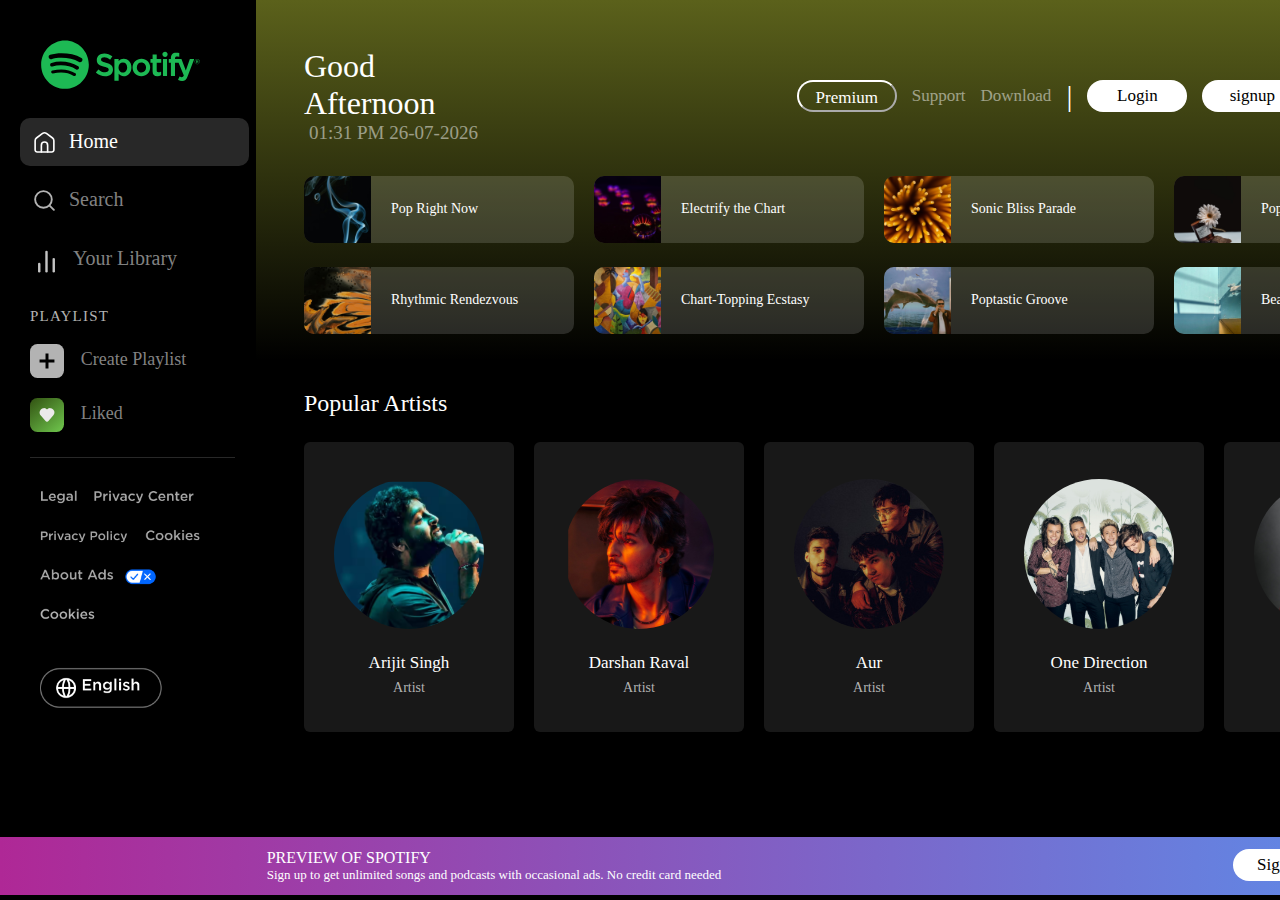
<file: index0.html>
<!DOCTYPE html>
<html lang="en">
<head>
    <meta charset="UTF-8">
    <meta name="viewport" content="width=device-width, initial-scale=1.0">
    <link rel="stylesheet" href="style0.css">
    <title>Spotify clone ~ Priyam Aggarwal</title>
    <link rel="icon" type="image/png" href="images/logo.png">
</head>
<body>
    <div class="main">
        <div class="left border">
        <div class="home">
            <div class="logo"><img src="./images/logo.svg" alt=""></div>
            <ul>
                <li id="homebtn" onclick="homeClick()"><img src="./images/home.svg" alt="home"><p>Home</p></li>
                <li id="searchbtn" onclick="searchClick()"><img src="./images/search.svg" alt="search"><p>Search</p></li>
                <li><img src="./images/bar.svg" alt="search"><p>Your Library</p></li>
            </ul>
            <p class="font-style-1">playlist</p>
            <div class="playlist">
                <img src="images/create playlist.svg" alt="create logo">
                <p>Create Playlist</p>
            </div>
            <div class="playlist">
                <img src="images/liked.svg" alt="liked logo">
                <p> Liked</p>
            </div>
            <div class="line"></div>
        </div>
        <img class="others" src="images/others.png" alt="others" class="src">
    </div>
    <div class="right border">
        <div id="background-gradient" class="background-gradient"></div>


<!--                                MAIN PAGE                         -->

        <div class="main2" id="div1">
        <div class="upper">
            <div class="left-side">
                <p id="greeting">Good Afternoon</p>
                <p id="time-date">12:15 PM 14-01-2024</p>
            </div>
            <div class="right-side">
                <a href="premium.html" target="_blank"><button class="premium" >Premium</button></a>
            <p>Support</p>
            <p>Download</p>
            <p style="color: white; font-size: 30px; font-weight: 300;"> | </p>
            <button onclick="window.location.href='login.html'" class="btnn">Login</button>
            <button onclick="window.location.href='signup.html'" class="btnn">signup</button>
            <!-- <img src="images/profile.jpeg" alt="profile"> -->
            </div>
        </div>

        <div class="container-1">
            <div class="card">
                <img src="./images/cardimages/1.png" alt="first">
                <p>Pop Right Now</p>
            </div>
            <div class="card">
                <img src="./images/cardimages/2.png" alt="first">
                <p>Electrify the Chart</p>
            </div>
            <div class="card">
                <img src="./images/cardimages/3.png" alt="first">
                <p>Sonic Bliss Parade</p>
            </div>
            <div class="card">
                <img src="./images/cardimages/4.png" alt="first">
                <p>Pop Fusion Frenzy</p>
            </div>
        </div>
        <div class="container-2">
            
            <div class="card">
                <img src="./images/cardimages/5.png" alt="first">
                <p>Rhythmic Rendezvous</p>
            </div>
            <div class="card">
                <img src="./images/cardimages/6.png" alt="first">
                <p>Chart-Topping Ecstasy</p>
            </div>
            <div class="card">
                <img src="./images/cardimages/7.png" alt="first">
                <p>Poptastic Groove</p>
            </div>
            <div class="card">
                <img src="./images/cardimages/8.png" alt="first">
                <p>Beats Extravaganza</p>
            </div>
        </div>
        <p class="artist">Popular Artists</p>
        <div class="container-3_outer">
        <div class="container-3">
            <div onclick="display_alert()" class="card2">
                <img src="images/card2images/1.svg" alt="">
                <h1>Arijit Singh</h1>
                <p>Artist</p>
                <div class="play-icon">
                    <div class="circle">
                        <div class="triangle"></div>
                    </div>
                </div>
            </div>
            <div class="card2" onclick="display_alert()">
                <img src="images/card2images/2.svg" alt="">
                <h1>Darshan Raval</h1>
                <p>Artist</p>
                <div class="play-icon">
                    <div class="circle">
                        <div class="triangle"></div>
                    </div>
                </div>
            </div>
            <div class="card2" onclick="display_alert()">
                <img src="images/card2images/3.svg" alt="">
                <h1>Aur</h1>
                <p>Artist</p>
                <div class="play-icon">
                    <div class="circle">
                        <div class="triangle"></div>
                    </div>
                </div>
            </div>
            <div class="card2" onclick="display_alert()">
                <img src="images/card2images/4.svg" alt="">
                <h1>One Direction</h1>
                <p>Artist</p>
                <div class="play-icon">
                    <div class="circle">
                        <div class="triangle"></div>
                    </div>
                </div>
            </div>
            <div class="card2" onclick="display_alert()">
                <img src="images/card2images/6.svg" alt="">
                <h1>Pritam</h1>
                <p>Artist</p>
                <div class="play-icon">
                    <div class="circle">
                        <div class="triangle"></div>
                    </div>
                </div>
            </div>
        </div>
        </div>  
    </div>


    <div class="searchdiv" id="searchdiv">
        <div class="searchbar">
            <div class="outer">
                <div>
                <img onclick="homeClick()" src="images-search/back.svg">
                <img src="images-search/forward.svg">
                </div>
            <div class="search">
                <img src="images-search/search-line.svg">
                <input type="text" placeholder="What do you want to listen to ?">
            </div>
        </div>
            <div class="right-side">
            <a href="premium.html" target="_blank"><button class="premium" >Premium</button></a>
                <p>Support</p>
                <p>Download</p>
                <p style="color: white; font-size: 30px; font-weight: 300;"> | </p>
                <button onclick="window.location.href='login.html'" class="btnn">Login</button>
                <button onclick="window.location.href='signup.html'" class="btnn">Signup</button>
            </div>      
        </div>       
    <p class="Browse">Browse All</p>
    <div class="scroll">
        <img src="images-search/img1.png">
        <img src="images-search/img2.png">
        <img src="images-search/img2.png">
        <img src="images-search/img3.png">
        <img src="images-search/img4.png">
        <img src="images-search/img5.png">
        <img src="images-search/img6.png">
        <img src="images-search/img7.png">
        <img src="images-search/img8.png">
        <img src="images-search/img9.png">
        <img src="images-search/img10.png">
        <img src="images-search/img11.png">
        <img src="images-search/img12.png">
        <img src="images-search/img13.png">
        <img src="images-search/img14.png">
        <img src="images-search/img15.png">
        <img src="images-search/img1.png">
        <img src="images-search/img2.png">
        <img src="images-search/img2.png">
        <img src="images-search/img3.png">
        <img src="images-search/img4.png">
        <img src="images-search/img5.png">
        <img src="images-search/img6.png">
        <img src="images-search/img7.png">
        <img src="images-search/img8.png">
        <img src="images-search/img9.png">
        <img src="images-search/img10.png">
        <img src="images-search/img11.png">
        <img src="images-search/img12.png">
        <img src="images-search/img13.png">
        <img src="images-search/img14.png">
        <img src="images-search/img15.png">
        <img src="images-search/img1.png">
        <img src="images-search/img2.png">
        <img src="images-search/img2.png">
        <img src="images-search/img3.png">
        <img src="images-search/img4.png">
        <img src="images-search/img5.png">
        <img src="images-search/img6.png">
        <img src="images-search/img7.png">
        <img src="images-search/img8.png">
        <img src="images-search/img9.png">
        <img src="images-search/img10.png">
        </div>
    </div>
</div>
<div class="bottom">
    <div class="texts">
        <p class="bottom-heading">PREVIEW OF SPOTIFY</p>
        <p class="bottom-para">Sign up to get unlimited songs and podcasts with occasional ads. No credit card needed</p>
    </div>

    <button onclick="window.location.href='signup.html'" class="btnn2">Sign up</button>
</div>
<div id="customAlert" class="custom-alert">
    <p id="customAlertMessage"></p>
    <button class="close-btn" onclick="hideCustomAlert()">Ok</button>
</div>
<div id="overlay"></div>
    
</body>
<script src="script0.js" ></script>
</html>
</file>
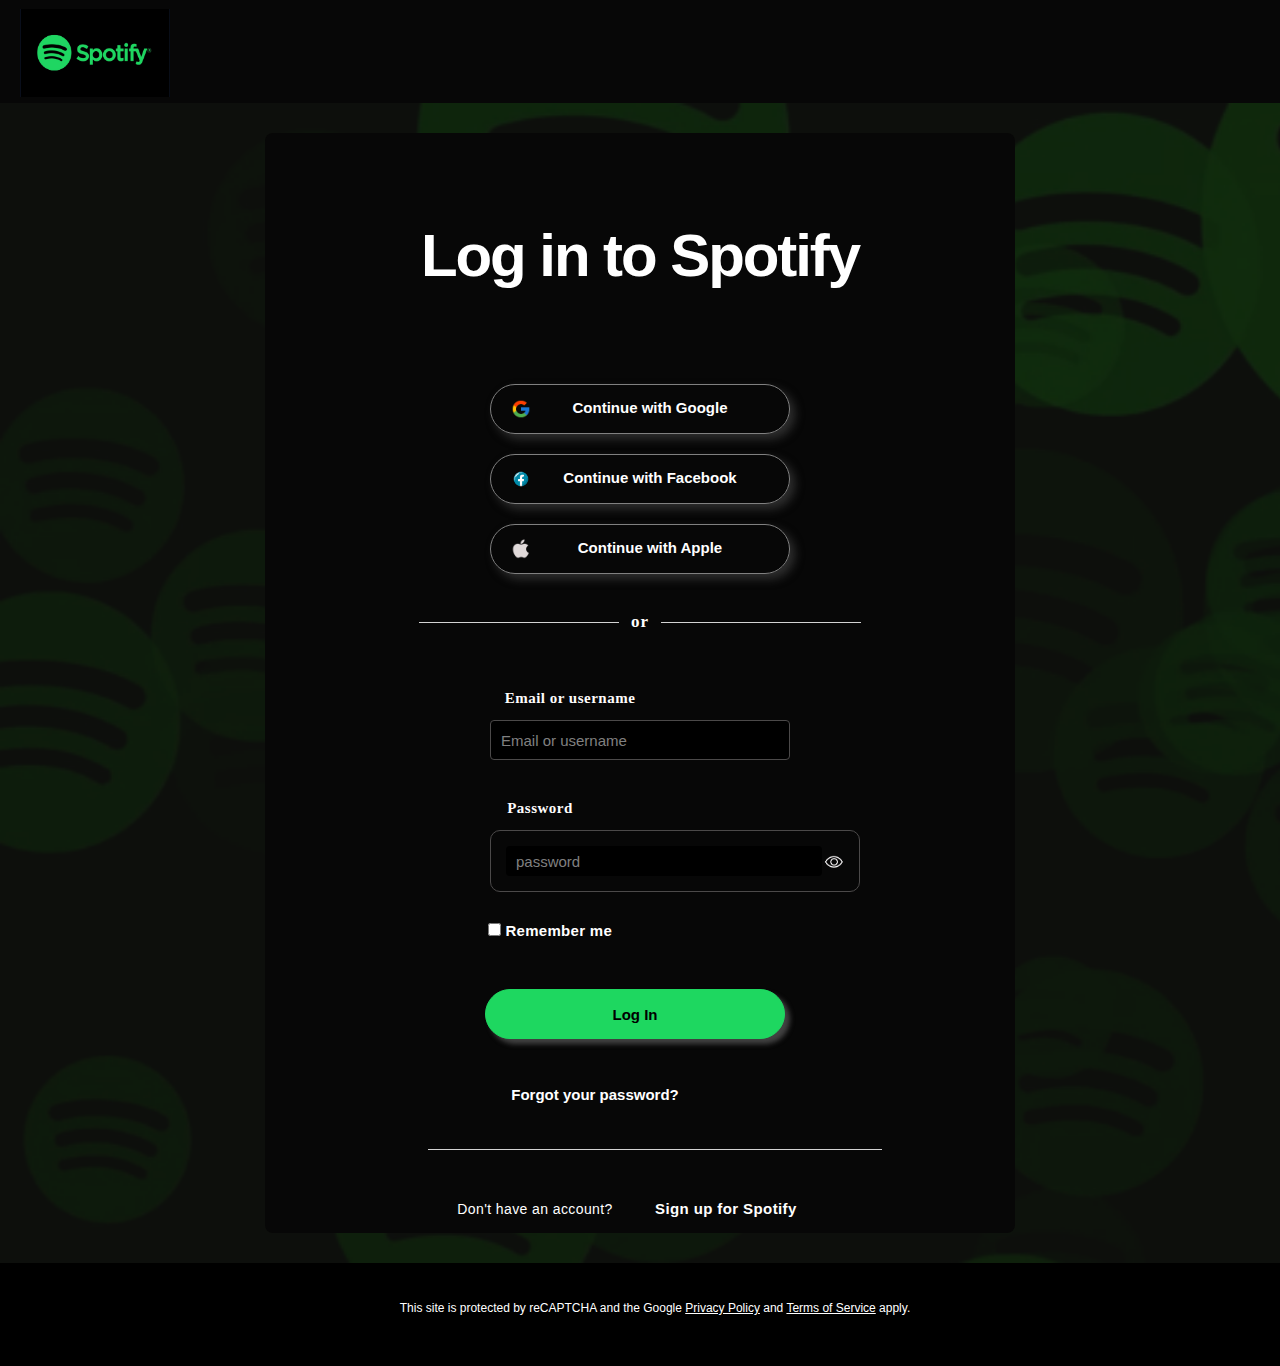
<file: login.html>
<!DOCTYPE html>
<html lang="en">
<head>
    <link rel="stylesheet" href="login.css">
    <title>Login-Spotify</title>
</head>
<body>
   <header>
    <div class="main">
            <img src="spotify-logo (1).jpg" alt="" id="imge">
    </div>
   </header>
    <section>
        <div id="cont">
            <br>
            <h1 class="text">Log in to Spotify</h1>
            <div class="buttons">
                <button class="google" id="g"><img src="google.png" alt=""><span>Continue with Google</span></button>
                <button class="facebook" id="f"><img src="facebook.png" alt=""><span>Continue with Facebook</span></button>
                <button class="apple" id="a"><img src="apple.png" alt=""><span>Continue with Apple</span></button>
            </div>
            <div class="or">
            <div class="line"></div>
                <p>or</p>
            <div class="line"></div>
            </div>
            <div class="form1">
            <div class="f1">
               <p class="em">Email or username</p>
                <br>
                <input type="text" 
                placeholder="Email or username" id="email">
            </div>
            
            <div class="f1">
                <p class="p1">Password</p>
                <br>
                <div class="pass">
                <input type="password"  id="password" placeholder="password" required>
                <img onclick='togglePasswordVisibility()' 
                id='toggle-icon' class='eye-icon' src="eyeshow.png">
            </div>
        </div>
            <div class="switch">
                <input type="checkbox" id="switch" >
                <label for="switch"> Remember me</label>
            </div>
            <button class="mainbtn" id="loginn">Log In</button>
            <button class="forgot">Forgot your password?</button>
            </div>
            <!-- <div class="hr"></div> -->
            <div class="or">
                <div class="lines"></div>
                   
                <!-- <div class="line"></div> -->
                </div>
            <div class="noaccount">
                <p class="noacc">Don't have an account?</p>
                <a href="signup.html" class="Sign">Sign up for Spotify</a>
            </div>
            <div id="customAlert" class="custom-alert">
                <p id="customAlertMessage"></p>
                <button class="close-btn" onclick="hideCustomAlert()">Ok</button>
            </div>
        </div>
        <div id="overlay"></div>
    </section>
    <footer>
        <div class="footer">
            <p>This site is protected by reCAPTCHA and the Google <u>Privacy Policy</u> and <u> Terms of Service</u> apply.</p>
        </div>

    </footer>
    <script>
        function togglePasswordVisibility() {
    const passwordInput = document.getElementById('password');
    const toggleIcon = document.getElementById('toggle-icon');
    if (passwordInput.type === 'password') {
        passwordInput.type = 'text';
        passwordInput.style.border = 'none';
        passwordInput.style.padding = '0';
        passwordInput.style.outline = 'none';
        toggleIcon.src = 'eyeshow.png';
    } else {
        passwordInput.type = 'password';
        passwordInput.style.border = 'none';
        passwordInput.style.padding = '0';
        passwordInput.style.outline = 'none';
        toggleIcon.src = 'eyehide.png';
    }}

    document.getElementById("loginn").addEventListener("click", function(event){
    event.preventDefault();
    var username = document.getElementById("email").value;
    var password = document.getElementById("password").value;
    var customAlert = document.getElementById("customAlert");
    var customAlertMessage = document.getElementById("customAlertMessage");
    var overlay = document.getElementById("overlay");
    var users = JSON.parse(localStorage.getItem("users")) || [];
    var user = users.find(function(user) {
        return user.username === username && user.password === password;
    });
    if (user) {
        // Redirect to index.html if login is successful
        window.location.href = "index.html";
    } else {
        // Display custom alert for incorrect username or password
        customAlertMessage.innerText = "Incorrect username or password";
        customAlert.style.display = "block";
        overlay.style.display = "block";
    }
});
function hideCustomAlert() {
    document.getElementById("overlay").style.display = "none";
    document.getElementById("customAlert").style.display = "none";
}

    </script>
</body>
</html>
</file>
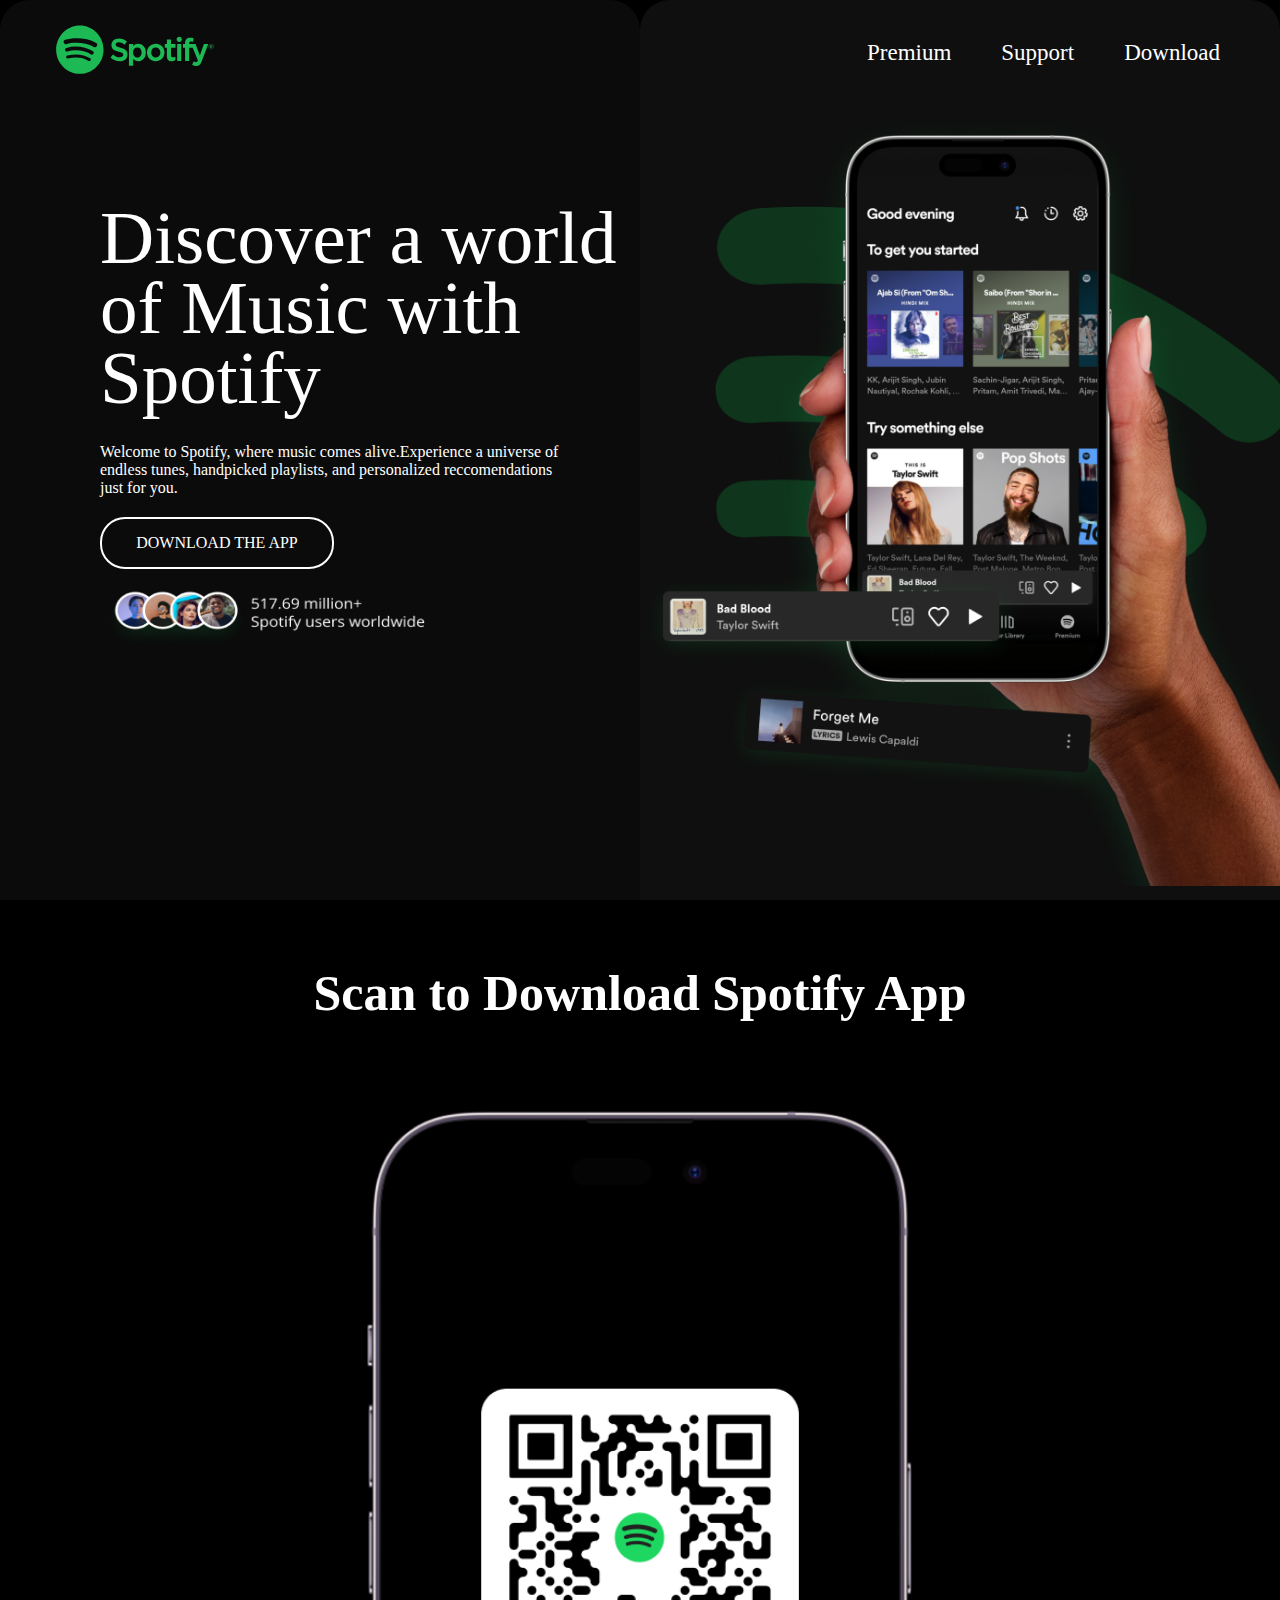
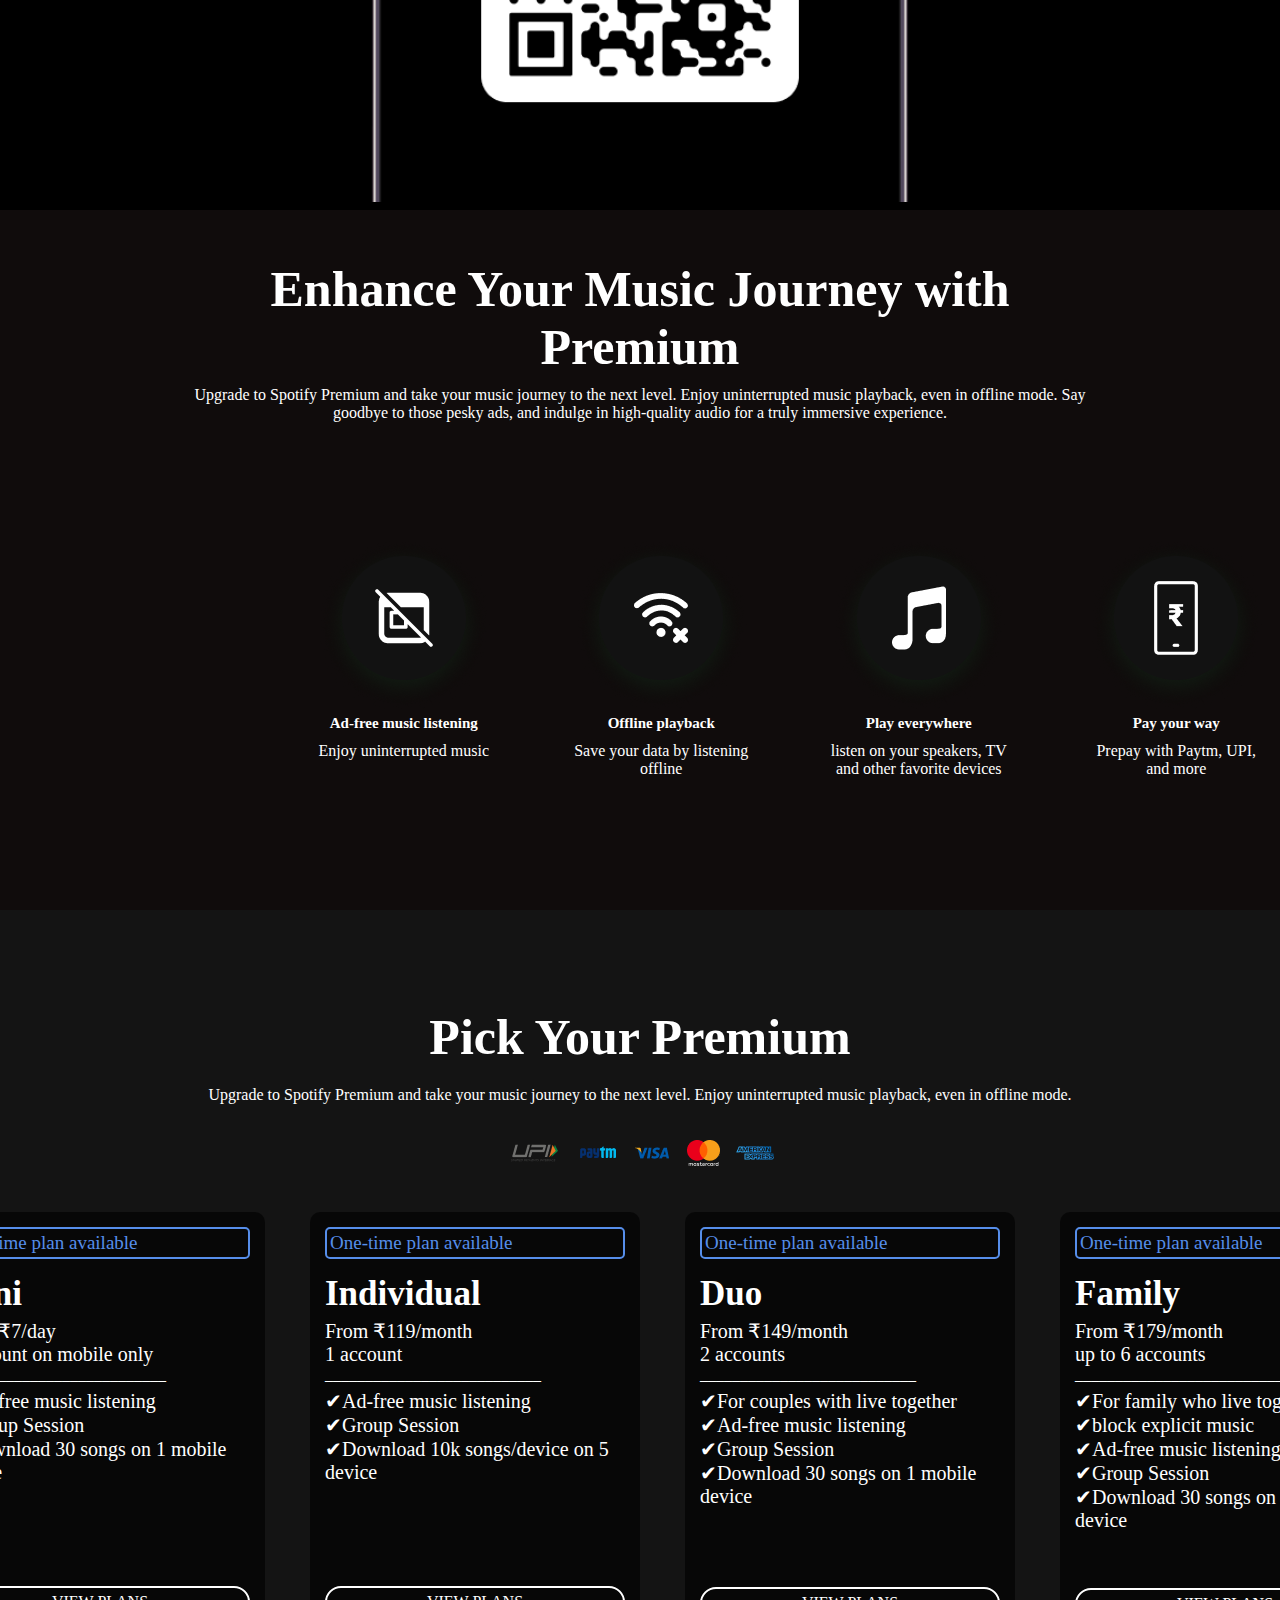
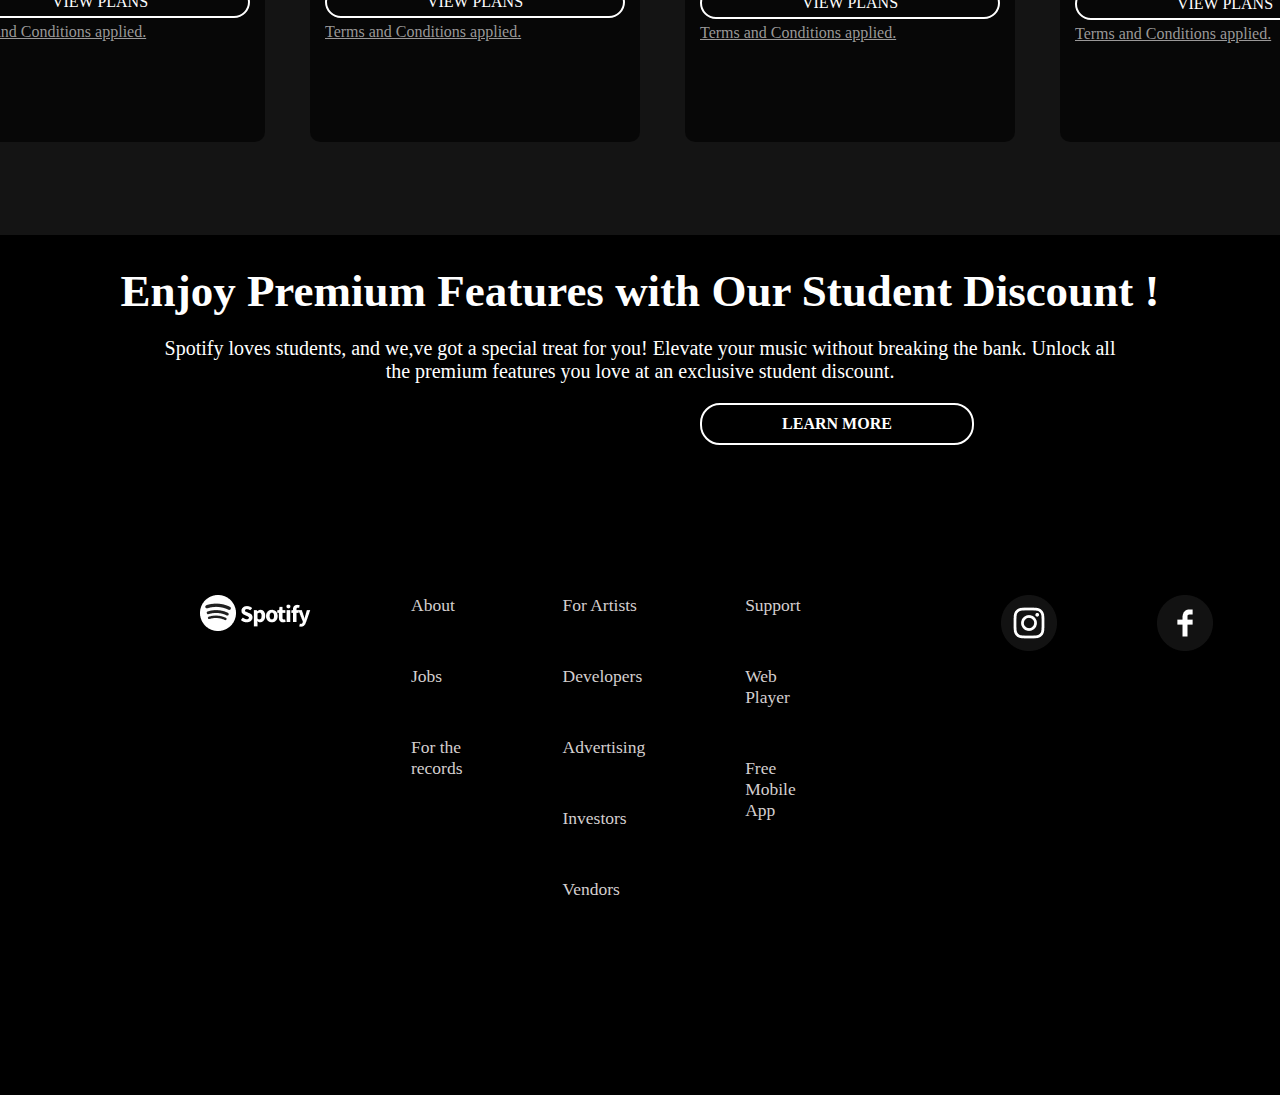
<file: premium.html>
<!DOCTYPE html>
<html lang="en">
<head>
    <meta charset="UTF-8">
    <meta name="viewport" content="width=device-width, initial-scale=1.0">
    <title>Explore Premium</title>
    <link rel="icon" type="image/png" href="images/logo.png" />
    <link rel="stylesheet" href="premium.css">
</head>
<body>
    <div class="main">
        <div class="left">
            <img src="images/logo.svg">
                <h1>Discover a world<br>
                    of Music with<br>
                    Spotify</h1>
                    <p>Welcome to Spotify, where music comes alive.Experience a universe of
                        <br>
                        endless tunes, handpicked playlists, and personalized reccomendations
                        <br>
                        just for you.
                    </p>
                    <div class="app">
                        <p id="app">DOWNLOAD THE APP</p>
                    </div>
                    <br>
                    <img id="user"  src="image-premium/Frame 12.png">
        </div>
        <div class="right">
            <div class="text-grp">
                <a href="#premium">Premium</a>
                <a>Support</a>
                <a href="#scan">Download</a>
            </div>
            <center>
                <img src="image-premium/Hand.png">
            </center>
            
        </div>
    </div>
    <div id="scan" class="scan">
        <h1 align="center">Scan to Download Spotify App</h1>
        <div class="iphone">
            <center>
                <img src="image-premium/Group 3.png">
            </center>
        </div> 
    </div>
    <div class="pros">
        <h1 align="center">Enhance Your Music Journey with<br>
            Premium</h1>
        <p align="center">Upgrade to Spotify Premium and take your music journey to the next level. Enjoy
            uninterrupted music playback, even in offline mode. Say<br>
            goodbye to those pesky ads, and indulge in high-quality audio for a truly immersive experience.
        </p>
        <div class="list">
            <div class="item">
                <center>
                    <img src="image-premium/Frame.png">   
                    <h6>Ad-free music listening</h6>
                    <p>Enjoy uninterrupted music</p>
                </center>
            </div>
            <div class="item">
                <center>
                    <img src="image-premium/Frame 1.png">   
                    <h6>Offline playback</h6>
                    <p>Save your data by listening offline</p>
                </center>
            </div>
            <div class="item">
                <center>
                    <img src="image-premium/Layer_1.png">   
                    <h6>Play everywhere</h6>
                    <p>listen on your speakers, TV and other favorite devices</p>
                </center>
            </div>
            <div class="item">
                <center>
                    <img src="image-premium/Stock_cut.png">   
                    <h6>Pay your way</h6>
                    <p>Prepay with Paytm, UPI, and more</p>
                </center>
            </div>
        </div>
    </div>
    <div  id="premium" class="premium">
        <h1>Pick Your Premium</h1>
        <p>Upgrade to Spotify Premium and take your music journey to the next level. Enjoy
            uninterrupted music playback, even in offline mode.
        </p>
        <img src="image-premium/Frame 45.png">
        <div class="plan">
            <div class="amount">
                <p id="music">One-time plan available</p>
                <h2>Mini</h2>
                <p id="amount">From &#x20B9;7/day<br>
                    1 account on mobile only
                </p>
                <p>___________________________</p>
                <ul style="list-style-type: none;">
                    <li>&#10004;Ad-free music listening</li>
                    <li>&#10004;Group Session</li>
                    <li>&#10004;Download 30 songs on 1 mobile device</li>
                    <br><br><br><br>
                </ul>
                <div class="view">
                    <p>VIEW PLANS</p>
                </div>
                <p id="terms">Terms and Conditions applied.</p>
            </div>
            <div class="amount">
                <p id="music">One-time plan available</p>
                <h2>Individual</h2>
                <p id="amount">From &#x20B9;119/month<br>
                    1 account
                </p>
                <p>___________________________</p>
                <ul style="list-style-type: none;">
                    <li>&#10004;Ad-free music listening</li>
                    <li>&#10004;Group Session</li>
                    <li>&#10004;Download 10k songs/device on 5 device</li>
                    <br><br><br><br>
                </ul>
                <div class="view">
                    <p>VIEW PLANS</p>
                </div>
                <p id="terms">Terms and Conditions applied.</p>
            </div>
            <div class="amount">
                <p id="music">One-time plan available</p>
                <h2>Duo</h2>
                <p id="amount">From &#x20B9;149/month<br>
                    2 accounts
                </p>
                <p>___________________________</p>
                <ul style="list-style-type: none;">
                    <li>&#10004;For couples with live together</li>
                    <li>&#10004;Ad-free music listening</li>
                    <li>&#10004;Group Session</li>
                    <li>&#10004;Download 30 songs on 1 mobile device</li>
                    <br><br><br>
                </ul>
                <div class="view">
                    <p>VIEW PLANS</p>
                </div>
                <p id="terms">Terms and Conditions applied.</p>
            </div>
            <div class="amount">
                <p id="music">One-time plan available</p>
                <h2>Family</h2>
                <p id="amount">From &#x20B9;179/month<br>
                    up to 6 accounts
                </p>
                <p>___________________________</p>
                <ul style="list-style-type: none;">
                    <li>&#10004;For family who live together</li>
                    <li>&#10004;block explicit music</li>
                    <li>&#10004;Ad-free music listening</li>
                    <li>&#10004;Group Session</li>
                    <li>&#10004;Download 30 songs on 1 mobile device</li>
                    <br><br>
                </ul>
                <div class="view">
                    <p>VIEW PLANS</p>
                </div>
                <p id="terms">Terms and Conditions applied.</p>
            </div>
            
        </div>
    </div>
    <div class="student">
        <h2>Enjoy Premium Features with Our Student Discount !</h2>
        <p id="dis">Spotify loves students, and we,ve got a special treat for you! Elevate your
            music without breaking the bank. Unlock all<br>the premium features you love
            at an exclusive student discount.
        </p>
        <div class="more">
            <p>LEARN MORE</p>
        </div>
    </div>
    <div class="footer">
        <div class="logo">
            <img src="image-premium/Frame 5.png">
        </div>
        <div class="about">
            <p>About</p>
            <p>Jobs</p>
            <p>For the records</p>    
        </div>
        <div class="about">
            <p>For Artists</p>
            <p>Developers</p>
            <p>Advertising</p>
            <p>Investors</p>
            <p>Vendors</p>

        </div>
        <div class="about">
            <p>Support</p>
            <p>Web Player</p>
            <p>Free Mobile App</p>    
        </div>
        <a class="social">
            <a href="https://www.instagram.com/spotify/"><img src="image-premium/Insta.png"></a>
            <a href="https://www.facebook.com/Spotify/"><img src="image-premium/FB.png"></a>
            <a href="https://twitter.com/Spotify?ref_src=twsrc%5Egoogle%7Ctwcamp%5Eserp%7Ctwgr%5Eauthor"><img src="image-premium/Twitter.png"></a>
        </div>
    </div>
</body>
</html>
</file>
<file: style0.css>
*{
    margin: 0;
    padding: 0;
    cursor: pointer;
}

::selection {
    background-color: #1DB954;
    color:black;
}

body{
    background-color: black;
    font-family: gotham;
    overflow-x: hidden;
}


.main{
    display: grid;
    grid-template-columns: 20vw 1fr;
    grid-template-rows: 93vh 1fr;
    height: 70vh;
}

.left{
    grid-column:1/2;
    grid-row: 1/2;
    justify-content: center;
    background-color: black;
    padding: 10px;
    
}

.right{
   grid-column: 2/3;
   grid-row: 1/2;
}

#homebtn{
    color: #ffffff;
    font-size: 20px;
    width:16vw;
    list-style-type: none;
    display: flex;
    gap: 12px;
    padding:12px;
    margin-bottom: 10px;
    border-radius: 10px;
    background: #282828;
    align-content: center;
}

#searchbtn{
    font-size: 20px;
    width:16vw;
    list-style-type: none;
    display: flex;
    gap: 12px;
    padding:12px;
    margin-bottom: 10px;
    border-radius: 10px;
    align-content: center;
    background-color: transparent;
    color: #c4c4c4ad;
    transition: 0.6s ease;
}

.home ul li:nth-child(3) {
    font-size: 20px;
    width:16vw;
    list-style-type: none;
    display: flex;
    gap: 12px;
    padding:12px;
    margin-bottom: 10px;
    border-radius: 10px;
    align-content: center;
    background-color: transparent;
    color: #c4c4c4ad;;
    transition: 0.6s ease;
    
}



.logo{
    margin-top: 20px;
    margin-bottom: 25px;
    padding-left: 20px;
}
.home{
    padding: 10px;
    
    
}

.play-icon{
    position: fixed;
    z-index: 1;
    transition: 0.6s ease;
    margin-left:90px ;
    margin-top: 45px;
    transform: translateY(10px);
    transition: all 0.4s;
    opacity: 0;
}

.card2:hover .play-icon{
    opacity: 1;
    transform: translateY(0);
}

.circle{
    width: 3.5rem;
    height: 3.5rem;
    border-radius: 50%;
    background-color: #1DB954;
    display: grid;
    place-items: center;
}

.triangle{
    width: 0;
    height: 0;
    border-left: 10px solid transparent;
    border-right: 10px solid transparent;
    border-bottom:18px solid black;
    transform: rotate(90deg);
    margin-left: 0.2rem;
}

.play-icon:hover .circle{
    cursor: auto;
    transform: scale(1.1);
    transition: 0.6s ease;

}

.font-style-1{
    padding: 10px;
    color: #B3B3B3;
    font-family: Gotham;
    font-size: 15px;
    font-style: normal;
    font-weight: 500;
    line-height: 16px; /* 133.333% */
    letter-spacing: 1.2px;
    text-transform: uppercase;
    }

.playlist{
    display: flex;
    flex-direction: row;
    color:#c4c4c4ad;
    padding:10px;
    align-content: center;
    gap: 16.8px;
    font-size: 1rem;
}

.playlist p{
    margin-top: 5px;
    font-family: Gotham;
    font-size: 18px;
    font-style: normal;
    font-weight: 500;
    }

.playlist img{
    width: 34px;
    height: 34px;
}


   
.line{
    width: 16vw;
    height: 1px;
    background: #282828;
    margin: 10px;
    margin-top: 15px;
}

.background-gradient{
    position: absolute;
    width: 80.6vw;
    height: 40vh;
    z-index: -1;
    
}

.main2{
    grid-column: 2/3;
    margin: 3rem;
    width: 1500px;
    /* display: none; */
}

.searchdiv{
    grid-column: 2/3;
    margin: 0px;
    width: 1500px;
    display: none;
}

.searchbar{
    display: flex;
    flex-direction: row;
    width: 100vw;
    background-color: black;
    height: 70px;
    gap: 15vw;
    justify-content: flex-start;
    align-content: center;
    align-items: center;
}

.search{
    display: flex;
    flex-direction: row;
    background-color: rgb(42, 42, 42);
    border-radius: 50px;
    width: 300px;
    height: 40px;
    align-items: center;
    padding: 0px 10px;
    gap: 5px;
}

.Browse{
    font-family: Gotham;
    font-size: 25px;
    font-weight: 700;
    margin-top: 30px;
    margin-left: 30px;
    color: white;
}

.search img{
    width: 25px;
    height: 25px;
}

.search input{
    background-color: transparent;
    width: 250px;
    padding: 5px;
    border-radius: 50px;
    border-style: none;
    font-size: 15px;
    border:none;
}

.search input:focus{
    outline: none;
    color:white;

}

.outer{
    display: flex;
    flex-direction: row;
    gap: 20px;
    align-content: center;
    justify-content: center;
    align-items: center;
    margin-left: 10px;

}

.outer img{
    width: 25px;
    height: 25px;
}

.others{
    width: 300px;
}

.scroll{
    border-radius: 10px;
    margin: 20px 0px;
    margin-left: 40px;
    display: grid;
    width: 1150px;
    grid-template-columns: 1fr 1fr 1fr 1fr 1fr;
    grid-template-rows: 1fr 1fr 1fr 1fr 1fr 1fr 1fr 1fr;
    row-gap: 20px;
    column-gap: 5px;
    overflow-y: scroll;
    height: 590px;
}

.scroll img{
    width: 200px;
    height: 200px;
}

.upper{
    display: flex;
    flex-direction: row;
    width: 78vw;
    gap:24vw;
    align-content: center;
    margin-top: 20px;
}


.left-side :nth-child(1){
    color: #FFF;
    font-family: Gotham;
    font-size: 32px;
    font-style: normal;
    font-weight: 500;
}

.left-side :nth-child(2){
    color: rgba(255, 255, 255, 0.50);
    font-family: Gotham;
    font-size: 19px;
    font-style: normal;
    padding-left: 5px;
    font-weight: 500;
}

.right-side{
    display: flex;
    flex-direction: row;
    gap: 15px;
    align-items: center;
}

.premium{
    width: 100px;
    height: 2rem;
    font-family: Gotham;
    font-size: 17px;
    font-style: normal;
    font-weight: 500;
    color: rgba(255, 255, 255);
    border-radius: 50px;
    border-color: rgb(255, 255, 255);
    background-color: transparent;
    padding: 6px;

}

.premium:hover{
    cursor: pointer;
}

.btnn{
    width: 100px;
    height: 2rem;
    font-family: Gotham;
    font-size: 17px;
    font-style: normal;
    font-weight: 400;
    color: black;
    border-radius: 50px;
    background-color: white;
    padding: 6px;
    border-style: none;
    transition: 0.6s ease;
}

.btnn:hover{
    cursor: pointer;
    background-color: #1DB954;
    color: black;
    transition: 0.6s ease;

}

.btnn2{
    width: 100px;
    height: 2rem;
    font-family: Gotham;
    font-size: 17px;
    font-style: normal;
    font-weight: 400;
    color: black;
    border-radius: 50px;
    background-color: white;
    padding: 6px;
    border-style: none;
    transition: 0.6s ease;
}

.right-side p{
    font-family: Gotham;
    color: rgba(255, 255, 255, 0.50);
    font-size: 17px;
    font-style: normal;
    font-weight: 500;
    transition: 0.6s ease;
}

.right-side p:hover{
    color: white;
    cursor: pointer;
    transition: 0.6s all ease;

}

.card{
    display: flex;
    flex-direction: row;
    width: 270px;
    height: 67px;
    flex-shrink: 0;
    border-radius: 10px;
    background: #ffffff25;
}

.card p{
    color: #FFF;
    padding: 20px;
    padding-top: 25px;
    font-family: Gotham;
    font-size: 14px;
    font-style: normal;
    font-weight: 500;
    line-height: normal;
}

.card img{
    border-radius: 10px 0px 0px 10px;
}

.container-1{
    margin-top: 2rem;
    display: flex;
    flex-direction: row;
    gap: 20px;

}
.container-2{
    margin-top: 1.5rem;
    display: flex;
    flex-direction: row;
    gap: 20px;
}

.artist{
    margin-top: 50px;
    margin-bottom: 20px;
    color: #FFF;
    font-family: Gotham;
    font-size: 24px;
    font-style: normal;
    font-weight: 500;
    line-height: 38px;
}

.container-3{
    display: flex;
    flex-direction: row;
    gap: 20px;
    margin-bottom: 30px;
}

.container-3_outer{
    display: flex;
    flex-direction: row; 
    margin-bottom: 2rem 0rem;
}

.card2{
    display: flex;
    width: 160px;
    height: 240px;
    padding: 25px;
    flex-direction: column;
    justify-content: center;
    align-items: center;
    border-radius: 6px;
    background: #181818;
    transition:  0.6s ease;
}

.card2 img{
    height: 150px;
    margin-bottom: 22px;
}

.card2 h1{
    align-self: stretch;
    color: #FFF;
    text-align: center;
    font-family: Gotham;
    font-size: 17px;
    font-style: normal;
    font-weight: 500;
    line-height: 24px;
    margin-bottom: 5px;
}

.card2 p{
    align-self: stretch;
    color: #B3B3B3;
    text-align: center;
    font-family: Gotham;
    font-size: 14px;
    font-style: normal;
    font-weight: 500;
    line-height: 16px; /* 114.286% */
}

.card2:hover{
    width: 170px;
    height: 250px;
    transition:  0.6s ease;
}
.playbar{
    position: absolute;
    bottom: 0;
    background-color: #181818;;
    width: 79vw;
    padding: 12px;
    grid-column: 1/-1;
    display: flex;
    justify-content: center;
    height: 3.5rem;
}
.song-buttons{
    display: flex;
    gap: 27px;
}

.song-info{
    position: absolute;
    bottom: 0;
    background-color: #181818;;
    width: 20vw;
    height: 3.5rem;
    padding: 12px;
    display: flex;
    justify-content: flex-start;
    flex-direction: row;
    gap: 20px;
}

.song-info img{
    margin-left: 40px;
}


.song-name-2{
    color: #FFF;
    text-align: center;
    font-family: Gotham;
    font-size: 15px;
    font-style: normal;
    font-weight: 500;
    line-height: 18.188px;
    margin-top: 7px;
}

.artist-name-2{
color: #FFF;
font-family: Gotham;
font-size: 12px;
font-style: normal;
font-weight: 500;
line-height: normal;
opacity: 0.6;
}

#myProgressBar {
    width: 673.849px;
    height: 4.547px;
    border-radius: 2.273px;
    background: #1db95485;
    margin-bottom: 3px;
  
    -webkit-appearance: none;  /* Remove default styling */
    appearance: none;
  
    &::-webkit-slider-thumb {
      -webkit-appearance: none;
      appearance: none;
      width: 10px;  /* Adjust as needed */
      height: 10px;
      background-color: #1DB954;
      border-radius: 50%;
      cursor: pointer;
    }
  }

  .song-time{
    display: flex;
    flex-direction: row;
    gap: 10px;
    align-content: center;
  }
.mid{
    display: flex;
    flex-direction: column;
    align-items: center;
    gap: 15px;
    margin-right: 16px;
    margin-left: 90px;
  }

.song-time p{
    color: white;
    margin-bottom: 4px;
    font-size: 10px;
}


/* main 3 css */
.main3{
    margin: 0rem 4rem;
    margin-top: 2rem;
    display: none;
}

.text-grp{
    display: flex;
    flex-direction: column;

}

.img_grp{
    display: flex;
    flex-direction: row;
    margin: 5px;
    gap: 2px;
}

.card3container {
    margin-top: 10px;
    align-items: center;
    display: flex;
    flex-direction: row;
    width: 65vw;
    height: 54px;
    border-radius: 5px;
    background: #ffffff23;
    justify-content: space-between;
    padding-right: 20px;

}

.num{
    display: flex;
    justify-content: center;
    align-items: center;
    padding: 10px;
}

.card3container p{
    color: #FFF;
    text-align: center;
    font-family: Gotham;
    font-size: 17px;
    font-style: normal;
    font-weight: 500;
    line-height: 18.188px; /* 106.986% */
    opacity: 0.7;
}
.card3container img{
    margin-right: 6px;
}
.mainctrbtn{
    margin-top: 1.5rem;
    display: flex;
    flex-direction: row;
    gap: 1rem;
}

.left_side{
    display: flex;
    flex-direction: row;
    width: 4rem;
    justify-content: space-between;

}

.mainctrtitle{
    display: flex;
    flex-direction: row;
    margin-top: 2rem;
}
.text-grp{
    padding-top: 4px;
    padding-left: 5px;
}
.line2{
    margin-top: 1rem;
    width: 70vw;
height: 1px;
opacity: 0.1;
background: #FFF;
}
.mainctrtitle p{
color: #FFF;
font-family: Gotham;
font-size: 12px;
font-style: normal;
font-weight: 500;
line-height: normal;
letter-spacing: 1.32px;
opacity: 0.7;
padding-top: 2px;
}
.upper1{
    display: flex;
    flex-direction: row;
    padding-top: 1rem;
}

.innerright{
    padding-left: 2rem;
    padding-top: 2rem;
    gap: 1rem;
    width: 50vw;
}

.innerright img{
    width:200px;
    height: inherit;}

.innerright p{
    margin-bottom: 4px;
}
.innerright p:nth-child(1){
    color: #FFF;
    font-family: Gotham;
    font-size: 15px;
    font-style: normal;
    font-weight: 500;
    line-height: normal;
    letter-spacing: -0.26px;
    text-transform: uppercase;
}

.innerright p:nth-child(2){
    color: #FFF;
    font-family: Gotham;
    font-size: 75px;
    font-style: normal;
    font-weight: 500;
    line-height: normal;
    letter-spacing: -1.8px;
}

.innerright p:nth-child(3){
    color: #FFF;
    font-family: Gotham;
    font-size: 14px;
    font-style: normal;
    font-weight: 500;
    line-height: 146.9%; /* 20.566px */
    letter-spacing: -0.28px;
    opacity: 0.7;
}

.innerright p:nth-child(4){
    color: #FFF;
    font-family: Gotham;
    font-size: 15px;
    font-style: normal;
    font-weight: 500;
    line-height: 146.9%; /* 22.035px */
    letter-spacing: -0.3px;
}

.songs{
   grid-column: 2/3;
    overflow: scroll;
    height: 350px;
}

/* For WebKit browsers */
::-webkit-scrollbar {
    width: 12px; /* Set the width of the scrollbar */
  }
  
  /* Track */
  ::-webkit-scrollbar-track {
    background-color: transparent; /* Set the color of the track (the area behind the thumb) */
  }
  
  /* Handle */
  ::-webkit-scrollbar-thumb {
    background-color: #888; /* Set the color of the thumb (the draggable part) */
  }
  
  /* Handle on hover */
  ::-webkit-scrollbar-thumb:hover {
    background-color: #555; /* Set the color of the thumb on hover */
  }

.bottom{ 
    width: 1600px;
    display: flex;
    flex-direction: row;
    padding: 12px 0px;
    gap: 40vw;
    justify-content: center;
    grid-column: 1/3;
    background: linear-gradient(to right, #AF2896, #509BF5);
}

.bottom-heading{
    font-family: 'gotham';
    font-size: 16px;
    color: white;
}

.bottom-para{
    font-family: 'gotham';
    font-size: 13px;
    color: white;
    font-weight: 300;
}

.custom-alert {
    display: none;
    position: fixed;
    z-index: 9999;
    top: 6px; 
    left: 50%;
    transform: translateX(-50%);
    background-color: black;
    padding: 15px 10px;
    width: 300px;
    color: white;
    font-family: 'Gotham';
    text-align: center;
    border-radius: 20px;
    font-weight: 500;
    transition: 0.6s ease;
  }
  
  .close-btn {
    margin-top: 5px;
    padding: 2px;
    width: 90px;
    text-decoration: none;
    height: 25px;
    text-align: center;
    font-family: Gotham;
    font-size: 17px;
    font-style: normal;
    font-weight: 400;
    color: black;
    border-radius: 50px;
    background-color: #1ED760;
    border-style: none;
    transition: 0.6s ease;
  }

  #overlay {
    display: none;
    position: fixed;
    z-index: 9998; /* Ensure overlay is behind alert */
    top: 0;
    left: 0;
    width: 100%;
    height: 100%;
    background-color: rgba(0, 0, 0, 0.6); /* Semi-transparent black */
  }
</file>
<file: login.css>
*{
    margin: 0;
    padding: 0;
    box-sizing:border-box;
}
body{
    color: white;
    font-family:var(--font-family, CircularSp,CircularSp-Arab,CircularSp-Hebr,CircularSp-Cyrl,CircularSp-Grek,CircularSp-Deva, var(--fallback-fonts, sans-serif)),Helvetica,Arial,sans-serif
}
header{
    background-color: rgb(7, 7, 7);
    height: 10px;
    padding:38px 10px 65px 40px;
    
}
#imge{
    width: 150px;
    margin-top: -29px;
    height: 88px;
    margin-left: -20px;
}
#cont{
  text-align: center;
  font-size: 30px;
  letter-spacing: -0.1cap;
}
section{
    background:rgba(0,0,0,2) url('Screenshot\ 2024-02-26\ 003338.png');
    display: grid;
    align-items: center;
    justify-content: center;
    background-repeat: no-repeat;
    background-size: cover;
    /* filter: brightness(0.5); */
}
.form1{
    width: 400px;
    display: flex;
    align-items: flex-start;
    flex-direction: column;
    gap: 10px;
    justify-content: center;
    align-items: center;
}
.f1{
    display: flex;
    flex-direction: column;
    gap: 5px;
}
.f1 p{
    color: rgb(254, 252, 252);
    font-family: Gotham;
    font-size: 15px;
    font-style: normal;
    font-weight: 700;
    line-height: 16px; /* 133.333% */
    letter-spacing: 0.5px;
}
.f1 input{
    padding: 15px;
    font-size:15px;
    width: 370px;
    border-radius: 10px;
    /* border: 1px solid grey; */
}
.p1{
    margin-left:150px;
    margin-top: 20px;
}
.pass{
    display: flex;
    flex-direction: row;
    gap: 2px;
    padding: 15px;
    font-size:15px;
    width: 370px;
    border-radius: 10px;
    border: 1px solid rgb(75, 73, 73);
    margin-top: -30px;
    margin-left: 420px;
}
#cont{
    
    width: 750px;
    height: 1100px;
    background: rgb(7, 7, 7);
    border-radius:8px;
    /* display: flex; */
    align-items: center;
    /* flex-direction: column; */
    justify-content: center;
    
}
#cont{
    padding: -1px;
    margin: 30px;
}
.btn{
    background-color: transparent;
}
.buttons{
    display: flex;
    align-items: center;
    justify-content: center;
    flex-direction: column;
    
}
button{
    width: 300px;
    text-align: center;
    padding: 10px 20px;
    border: none;
    outline: none;
    margin :10px;
    border-radius: 500px;
    color: white;
    background: transparent;
    border: 1px solid grey;
    font-size: 15px;
    font-weight: bold;
    height: 50px;
   
}
.apple{
     box-shadow: 5px 5px 10px rgb(46, 46, 46);
}
.google{
    box-shadow: 5px 5px 10px rgb(46, 46, 46);
}
.facebook{
    box-shadow: 5px 5px 10px rgb(46, 46, 46);
}
.text{
    padding: 6dvh;
    margin-bottom: 30px;
}
button img{
    width: 20px;
    float: left;
    height: 50pxpx;
}

.em{
    margin-bottom: -20px; 
    margin-left: 210px;
    margin-top: 50px;
}
#email{
    margin-left: 350px;
    margin-bottom: 10px;
    background-color: black;
    width: 300px;
    height: 40px;
    border: 1px solid rgb(75, 73, 73);
    border-radius: 4px;
    padding-left: 10px;
    color: white;
    margin-top: -10px;}

.password input{
    padding: 15px;
    font-size:15px;
    width: 370px;
    border-radius: 10px;
   
}
#password{
    
    background-color: black;
    width: 400px;
    height: 20px;
    border-radius: 4px;
    padding-left: 10px;
    color: white;
    border: none;
}
input::placeholder{
    color: grey;
}
.switch{
    font-size: 15px;
    font-weight: 700;
    letter-spacing: 0.3px;
    margin-top: 20px;
    margin-left:170px;
    text-align: left;
    align-items: left;
    justify-content: left;
    
}
.mainbtn{
    margin-top: 40px;
    background-color:#1ED760;
    color: black;
    border: 1px solid #1ED760;
    box-shadow: 5px 5px 5px  rgb(66, 66, 66);
    margin-left: 350px;
}
.forgot{
    margin-top: 10px;
    border: none;
    margin-left: 270px;
}
.noaccount{
    display: flex;
    flex-direction: row;
    margin-top: 30px;
    justify-content: center;
    align-items: center;
    text-align: center;
    align-content: center;
    font-size: 14px;
    letter-spacing: 0.4px;
    padding-left: 90px;
}

.noaccount p{
    width: 200px;
}
footer{
    background-color:  rgb(0, 0, 0);
    height: 10px;
    padding:38px 10px 65px 40px;    
}
.footer{
    font-size: 12px;
    text-align: center;
}


.Sign{
    text-decoration: none;
    width: 300px;
    text-align: left;
    padding: 10px 20px;
    border: none;
    outline: none;
    margin :10px 0;
    border-radius: 500px;
    color: white;
    background: transparent;
    border: none;
    font-size: 15px;
    font-weight: bold;
}

.or{
    display: flex;
    flex-direction: row;
    gap: 2px;
    justify-content: center;
    align-items: center;
    margin-top: 20px;

}
.or p{
    padding: 10px;
    color: rgb(255, 254, 254);
    font-family: Gotham;
    font-size: 17px;
    font-style: normal;
    font-weight: 900;
    line-height: 16px; /* 133.333% */
    letter-spacing: 1px;
    text-transform: lowercase;

}
.line{
    width: 200px;
    height: 1px;
    background-color: lightgrey;
  
}
.lines{
    width: 454px;
    background-color: lightgrey;
    height: 1px;
    margin-left: 30px;
}
#overlay {
    display: none;
    position: fixed;
    z-index: 9998; /* Ensure overlay is behind alert */
    top: 0;
    left: 0;
    width: 100%;
    height: 100%;
    background-color: rgba(0, 0, 0, 0.6); /* Semi-transparent black */
  }
  .custom-alert {
    display: none;
    position: fixed;
    z-index: 9999;
    top: 10px; 
    left: 50%;
    transform: translateX(-50%);
    background-color: rgb(30, 31, 30);
    padding: 15px 10px;
    width: 300px;
    color: rgb(251, 250, 250);
    font-family: 'Gotham';
    text-align: center;
    border-radius: 20px;
    font-weight: 500;
    transition: 0.6s ease;
    font-size: 20px;
    letter-spacing: 0.1px;
    opacity: 95%;
    border: 1px solid rgb(30, 31, 30);
    box-shadow: 3px 3px 3px rgb(47, 53, 47) ;
  }
  .close-btn {
    margin-top: 5px;
    padding: 2px;
    width: 90px;
    text-decoration: none;
    height: 25px;
    text-align: center;
    font-family: Gotham;
    font-size: 17px;
    font-style: normal;
    font-weight: 400;
    color: black;
    border-radius: 50px;
    background-color: #1ED760;
    border-style: none;
    transition: 0.6s ease;
  }

.eye-icon{
    width: 20px;
    height: 20px;
    margin-top: 6px;
}
</file>
<file: premium.css>
*{
    padding: 0;
    margin: 0;
    font-family: 'gotham';
}
body{
    background-color: rgb(0, 0, 0);
    overflow-x: hidden;
}
html {
    scroll-behavior: smooth;
  }

.main{
    display: flex;
    overflow: hidden;
    width: 100vw;
    height: 100vh;
}

.main .left{
    background-color: rgba(13, 13, 13, 0.859);
    width: 50%;
    height: 100vh;
    padding-top: 25px;
    border-radius: 30px;
}
.main .left .app #app{
    text-decoration: none;
    margin-top: 20px;
    border: 2px solid white;
    border-radius: 25px;
    width: 200px;
    margin-left: 100px;
    padding: 15px;
    text-align: center;
}
.main .left .app #app:hover{
    border: 3px solid white;
}

.main .left img{
    width: 160px;
    margin-left: 55px;
}
.main .left h1{
    color: white;
    line-height: 70px;
    margin-top: 125px;
    margin-left: 100px;
    font-size: 75px;
    font-weight: 500;
}
.main .left p{
    color: white;
    margin-top: 30px;
    margin-left: 100px;
}
.main .left #user{
    margin-left: 100px;
    height: 65px;
    width: 325px;
}
.main .right{
    background-color: rgba(16, 16, 16, 0.958);
    height: 100vh;
    width: 50%;
    color: white;
    padding-top: 25px;
    border-radius: 30px;
}
.main .right a{
    font-size: 23px;
    margin-top: 15px;
    z-index: 1;
    text-decoration: none;
    color: white;
}
.main .right a:hover{
    color: #1DB954;
    cursor: pointer;
}
.main .right img{
    width: 700px;
    transform: translateY(-65px) ;
    z-index: -1;

}

.text-grp{
    display: flex;
    flex-direction: row;
    justify-content: flex-end;
    margin-right: 60px;
    gap: 50px;
}

.scan{
    background-color: rgba(0, 0, 0, 0.9);
    width: 100%;
    height: 100vh;
    margin-top: 10px;
    display: flex;
    flex-direction: column;
    align-items: center;
    justify-content: center;
    gap: 40px;
}

.scan h1{
    color: white;
    padding-top: 50px;
    font-size: 50px;
}
.iphone img{
    width: fit-content;
    margin-top: 30px;
    height: 700px;
    margin-top: 40px;
}
.pros{
    background-color: rgb(16, 12, 12);
    width: 100%;
    height: 700px;
    color: white;
}
.pros h1{
    padding-top: 50px;
    font-size: 50px;
}
.pros p{
    padding-top: 10px;

}
.pros .list{
    margin-top: 100px;
    display: flex;
    gap: 50px;
    overflow: hidden;
    margin-left: 300px;
}
.pros .list .item{
    width: 200px;
    padding: 15px;
}
.pros .list .item h6{
    font-size: 15px;
}
.premium{
    background-color: rgb(20, 20, 20);
    width: 100%;
    height: 100vh;
    text-align: center;
    color: white;
    padding-top: 25px;
    display: flex;
    flex-direction: column;
    justify-content: center;
    align-content: center;
    align-items: center;
    gap: 20px;
}
.premium h1{
    font-size: 50px;
}
.premium img{
    margin-top: 10px;
}
.premium .plan{
    background-color: rgba(20, 20, 20, 0.89);
    display: flex;
}
.premium .plan .amount{
    margin-left: 45px;
    width: 300px;
    padding: 15px;
    text-align: left;
    /* border: 2px solid white; */
    background-color: rgba(0, 0, 0, 0.616);
    border-radius: 10px;
    height: 500px;
    margin-top: 20px;
    margin-bottom: 20px;
    transition: transform 0.6s ease;
}
.premium .plan .amount:hover{
    border:2px solid #1DB954;
    transform: scale(1.075);
    transition: transform 0.6s ease;
    box-shadow: 5px 5px 10px black;
    border-radius: 10px;
    cursor: pointer;
}
.premium .plan .amount #music{
    border: 2px solid rgb(86, 142, 234);
    color: rgb(86, 142, 234);
    padding: 3px;
    border-radius: 5px;
    font-size: 19px;
}
.premium .plan .amount h2{
    padding-top: 15px;
    font-size: 35px;
}
.premium .plan .amount #amount{
    padding-top: 5px;
    font-size: 20px;
}
.premium .plan .amount ul{
    padding-top: 5px;
    font-size: 20px;
    padding-bottom: 10px;
}
.premium .plan .amount .view{
    /* margin-top: 30px; */
    text-align: center;
    border: 2px solid white;
    padding: 5px;
    border-radius: 20px;
    margin-bottom: 5px;
}
.premium .plan .amount .view:hover{
    background-color: #1DB954;
    border: 2px solid #1DB954;
}
.premium .plan .amount #terms{
    color: rgba(177, 175, 175, 0.871);
    text-decoration: underline;
    
}
.student{
    width: 100%;
    color: white;
    text-align: center;
    padding-top: 30px;
}
.student h2{
    font-size: 45px;
}
.student #dis{
    padding-top: 20px;
    font-size: 20px;
    padding-bottom: 20px;
}
.student .more{
    padding: 10px;
    border: 2px solid white;
    border-radius: 20px;
    width: 250px;
    margin-left: 700px;
    margin-bottom: 150px;
    font-weight: bolder;

}
.student .more:hover{
    background-color: #1DB954;
    border: 2px solid #1DB954;
}
.footer{
    margin-top: 20px;
    width: 100%;
    height: 500px;
    display: flex;
    gap: 100px;
    color: rgb(212, 207, 207);
    overflow: hidden;
}
.footer .logo img{
    margin-left: 200px;
}
.footer .about p{
    font-size: 17.5px;
    padding-bottom: 50px;
    /* margin-left: 50px; */
}

.footer .social{
    display: flex;
    gap: 0.5px;
    overflow: hidden;
}
.footer .social img{
    width: 75px;
    height: 75px;
}



/* Change the default browser scrollbar */
::-webkit-scrollbar {
    width: 15px; 
  }

::-webkit-scrollbar-track {
    background-color: transparent;
  }
  
::-webkit-scrollbar-thumb {
    background-color: #888;
}

::-webkit-scrollbar-thumb:hover {
    background-color: #555;
}
</file>
